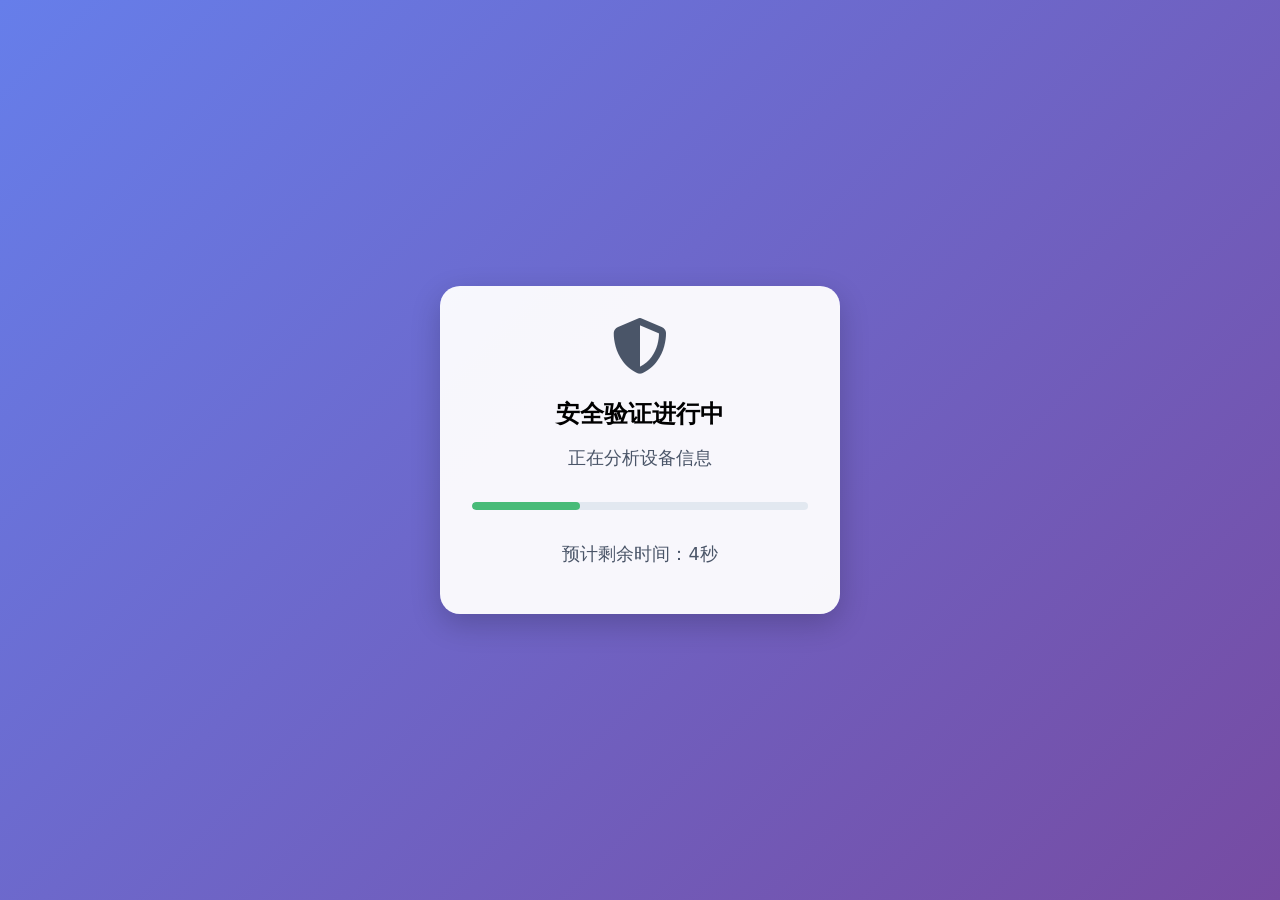
<file: CheckBot.html>
<!DOCTYPE html>
<html lang="zh-CN">
<head>
    <meta charset="UTF-8">
    <meta name="viewport" content="width=device-width, initial-scale=1.0">
    <title>安全验证 | Secure Check</title>
    <link rel="stylesheet" href="https://cdnjs.cloudflare.com/ajax/libs/font-awesome/6.4.0/css/all.min.css">
    <style>
        * {
            margin: 0;
            padding: 0;
            box-sizing: border-box;
            font-family: 'Segoe UI', system-ui, sans-serif;
        }

        body {
            background: linear-gradient(135deg, #667eea 0%, #764ba2 100%);
            min-height: 100vh;
            display: flex;
            justify-content: center;
            align-items: center;
            padding: 1rem;
        }

        .verify-card {
            background: rgba(255, 255, 255, 0.95);
            padding: 2rem;
            border-radius: 20px;
            box-shadow: 0 10px 30px rgba(0, 0, 0, 0.2);
            width: 400px;
            max-width: 90%;
            text-align: center;
            transform: scale(0.9);
            opacity: 0;
            animation: cardEntrance 0.6s cubic-bezier(0.34, 1.56, 0.64, 1) forwards;
        }

        @keyframes cardEntrance {
            to { transform: scale(1); opacity: 1; }
        }

        .security-icon {
            font-size: 3.5rem;
            color: #4a5568;
            margin-bottom: 1.5rem;
            animation: iconFloat 2s ease-in-out infinite;
        }

        @keyframes iconFloat {
            0%, 100% { transform: translateY(0); }
            50% { transform: translateY(-10px); }
        }

        .progress-bar {
            height: 8px;
            background: #e2e8f0;
            border-radius: 4px;
            overflow: hidden;
            margin: 2rem 0;
        }

        .progress-fill {
            width: 0;
            height: 100%;
            background: #48bb78;
            transition: width 0.3s ease;
            border-radius: 4px;
        }

        .status-text {
            color: #4a5568;
            font-size: 1.1rem;
            margin: 1rem 0;
            min-height: 24px;
        }

        .loading-dots::after {
            content: '';
            animation: dotPulse 1.5s infinite;
        }

        @keyframes dotPulse {
            0% { content: ''; }
            33% { content: '.'; }
            66% { content: '..'; }
            100% { content: '...'; }
        }

        .success-container {
            padding: 1.5rem;
            text-align: center;
        }

        .success-icon {
            color: #48bb78;
            font-size: 3.5rem;
            margin-bottom: 1rem;
            display: block;
        }

        .redirect-countdown {
            position: fixed;
            bottom: 20px;
            right: 20px;
            background: rgba(0,0,0,0.7);
            color: white;
            padding: 8px 15px;
            border-radius: 20px;
            font-size: 0.9rem;
            animation: slideIn 0.5s ease-out;
        }

        @keyframes slideIn {
            from { transform: translateX(100%); }
            to { transform: translateX(0); }
        }

        .redirect-number {
            display: inline-block;
            width: 24px;
            height: 24px;
            line-height: 24px;
            text-align: center;
            background: #48bb78;
            border-radius: 50%;
            margin-left: 5px;
        }

        @media (max-width: 480px) {
            .verify-card {
                padding: 1.5rem;
                border-radius: 15px;
            }
            .security-icon {
                font-size: 2.8rem;
            }
            h2 {
                font-size: 1.4rem;
            }
            .status-text {
                font-size: 0.95rem;
            }
            .success-icon {
                font-size: 2.8rem !important;
            }
            .success-container h2 {
                font-size: 1.3rem;
                margin: 0.8rem 0;
            }
            .success-container p {
                font-size: 0.9rem;
            }
            .redirect-countdown {
                bottom: 10px;
                right: 10px;
                font-size: 0.8rem;
            }
            .redirect-number {
                width: 20px;
                height: 20px;
                line-height: 20px;
            }
        }
    </style>
</head>
<body>
    <div class="verify-card">
        <i class="security-icon fas fa-shield-alt"></i>
        <h2>安全验证进行中</h2>
        <p class="status-text">正在分析设备信息<span class="loading-dots"></span></p>
        
        <div class="progress-bar">
            <div class="progress-fill" id="progress"></div>
        </div>

        <div id="countdown" class="status-text">预计剩余时间：<span>5</span>秒</div>
    </div>

    <script>
        window.onload = () => {
            let progress = 0;
            const progressBar = document.getElementById('progress');
            const progressTimer = setInterval(() => {
                progress += 2;
                progressBar.style.width = `${progress}%`;
                if(progress >= 100) clearInterval(progressTimer);
            }, 60);

            let seconds = 5;
            const countdownElement = document.querySelector('#countdown span');
            const countdownTimer = setInterval(() => {
                seconds--;
                countdownElement.textContent = seconds;
                if(seconds <= 0) {
                    clearInterval(countdownTimer);
                    showSuccess();
                }
            }, 1000);

            function showSuccess() {
                const verifyCard = document.querySelector('.verify-card');
                verifyCard.innerHTML = `
                    <div class="success-container">
                        <i class="success-icon fas fa-check-circle"></i>
                        <h2>验证成功！</h2>
                        <p>正在跳转至目标页面...</p>
                    </div>
                `;

                let redirectSeconds = 3;
                const redirectMsg = document.createElement('div');
                redirectMsg.className = 'redirect-countdown';
                redirectMsg.innerHTML = `自动跳转 <span class="redirect-number">${redirectSeconds}</span>`;
                document.body.appendChild(redirectMsg);

                const redirectTimer = setInterval(() => {
                    redirectSeconds--;
                    redirectMsg.querySelector('.redirect-number').textContent = redirectSeconds;
                    
                    if(redirectSeconds <= 0) {
                        clearInterval(redirectTimer);
                        window.location.href = 'index.html';
                    }
                }, 1000);
            }

            document.addEventListener('keydown', e => {
                if(e.ctrlKey || e.key === 'F12') e.preventDefault();
            });
            document.addEventListener('contextmenu', e => e.preventDefault());
        };
    </script>
</body>
</html>
</file>
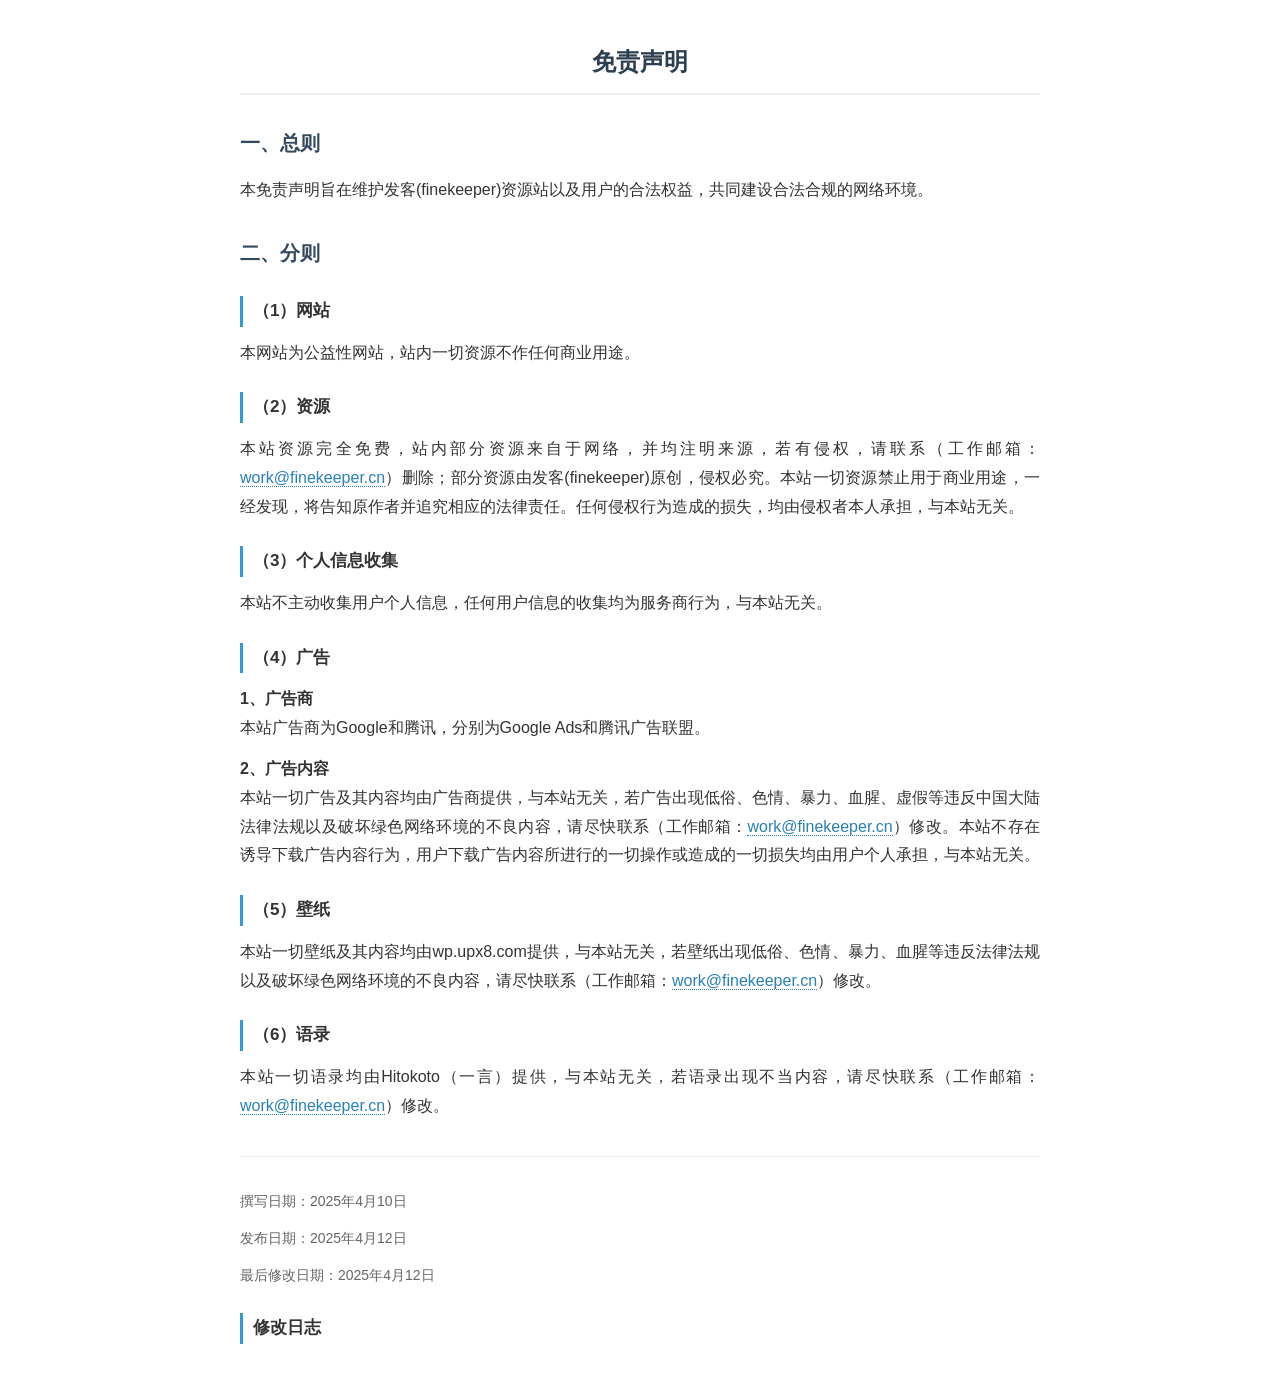
<file: blog/FineKeeperDisclaimer.html>
<!DOCTYPE html>
<html lang="zh-CN">
<head>
    <meta charset="UTF-8">
    <meta name="viewport" content="width=device-width, initial-scale=1.0">
    <title>发客(FineKeeper)工作室资源站免责声明</title>
    <style>
        body {
            font-family: "Microsoft YaHei", SimSun, sans-serif;
            line-height: 1.8;
            max-width: 800px;
            margin: 40px auto;
            padding: 0 20px;
            color: #333;
        }
        h1 {
            font-size: 24px;
            text-align: center;
            margin: 25px 0;
            color: #2c3e50;
            border-bottom: 2px solid #eee;
            padding-bottom: 10px;
        }
        h2 {
            font-size: 20px;
            margin: 30px 0 15px;
            color: #34495e;
        }
        h3 {
            font-size: 17px;
            margin: 25px 0 12px;
            padding-left: 10px;
            border-left: 3px solid #3498db;
        }
        p {
            margin: 12px 0;
            text-align: justify;
        }
        .contact {
            color: #2980b9;
            text-decoration: none;
            border-bottom: 1px dotted;
        }
        .date-section {
            margin-top: 35px;
            padding-top: 20px;
            border-top: 1px solid #eee;
            text-align: right;
            font-size: 14px;
            color: #666;
        }
    </style>
</head>
<body>
    <h1>免责声明</h1>
    
    <h2>一、总则</h2>
    <p>本免责声明旨在维护发客(finekeeper)资源站以及用户的合法权益，共同建设合法合规的网络环境。</p>
    
    <h2>二、分则</h2>
    
    <h3>（1）网站</h3>
    <p>本网站为公益性网站，站内一切资源不作任何商业用途。</p>
    
    <h3>（2）资源</h3>
    <p>本站资源完全免费，站内部分资源来自于网络，并均注明来源，若有侵权，请联系（工作邮箱：<a href="mailto:work@finekeeper.cn" class="contact">work@finekeeper.cn</a>）删除；部分资源由发客(finekeeper)原创，侵权必究。本站一切资源禁止用于商业用途，一经发现，将告知原作者并追究相应的法律责任。任何侵权行为造成的损失，均由侵权者本人承担，与本站无关。</p>
    
    <h3>（3）个人信息收集</h3>
    <p>本站不主动收集用户个人信息，任何用户信息的收集均为服务商行为，与本站无关。</p>
    
    <h3>（4）广告</h3>
    <p><strong>1、广告商</strong><br>本站广告商为Google和腾讯，分别为Google Ads和腾讯广告联盟。</p>
    <p><strong>2、广告内容</strong><br>本站一切广告及其内容均由广告商提供，与本站无关，若广告出现低俗、色情、暴力、血腥、虚假等违反中国大陆法律法规以及破坏绿色网络环境的不良内容，请尽快联系（工作邮箱：<a href="mailto:work@finekeeper.cn" class="contact">work@finekeeper.cn</a>）修改。本站不存在诱导下载广告内容行为，用户下载广告内容所进行的一切操作或造成的一切损失均由用户个人承担，与本站无关。</p>
    
    <h3>（5）壁纸</h3>
    <p>本站一切壁纸及其内容均由wp.upx8.com提供，与本站无关，若壁纸出现低俗、色情、暴力、血腥等违反法律法规以及破坏绿色网络环境的不良内容，请尽快联系（工作邮箱：<a href="mailto:work@finekeeper.cn" class="contact">work@finekeeper.cn</a>）修改。</p>
    
    <h3>（6）语录</h3>
    <p>本站一切语录均由Hitokoto（一言）提供，与本站无关，若语录出现不当内容，请尽快联系（工作邮箱：<a href="mailto:work@finekeeper.cn" class="contact">work@finekeeper.cn</a>）修改。</p>
    
    <div class="date-section">
        <p>撰写日期：2025年4月10日</p>
        <p>发布日期：2025年4月12日</p>
        <p>最后修改日期：2025年4月12日</p>
    </div>
    
    <h3>修改日志</h3>
</body>
</html>
</file>
